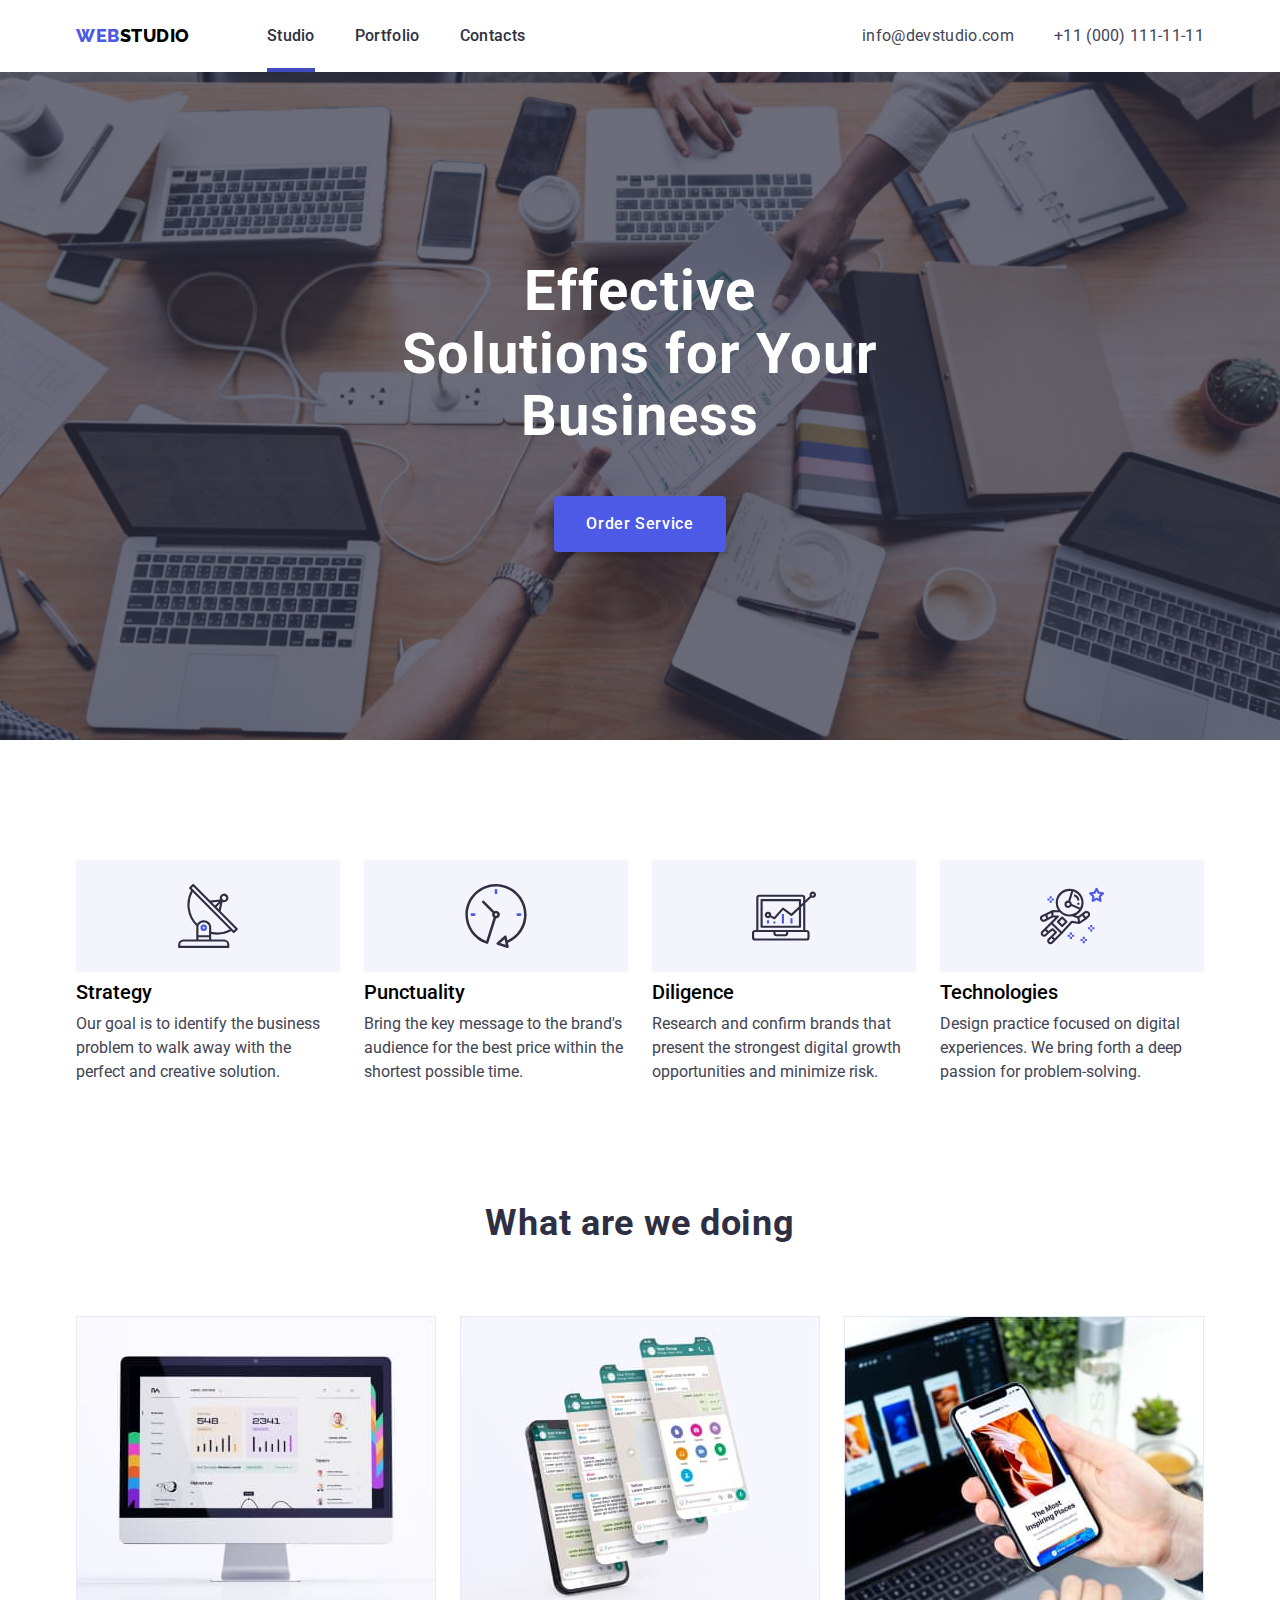
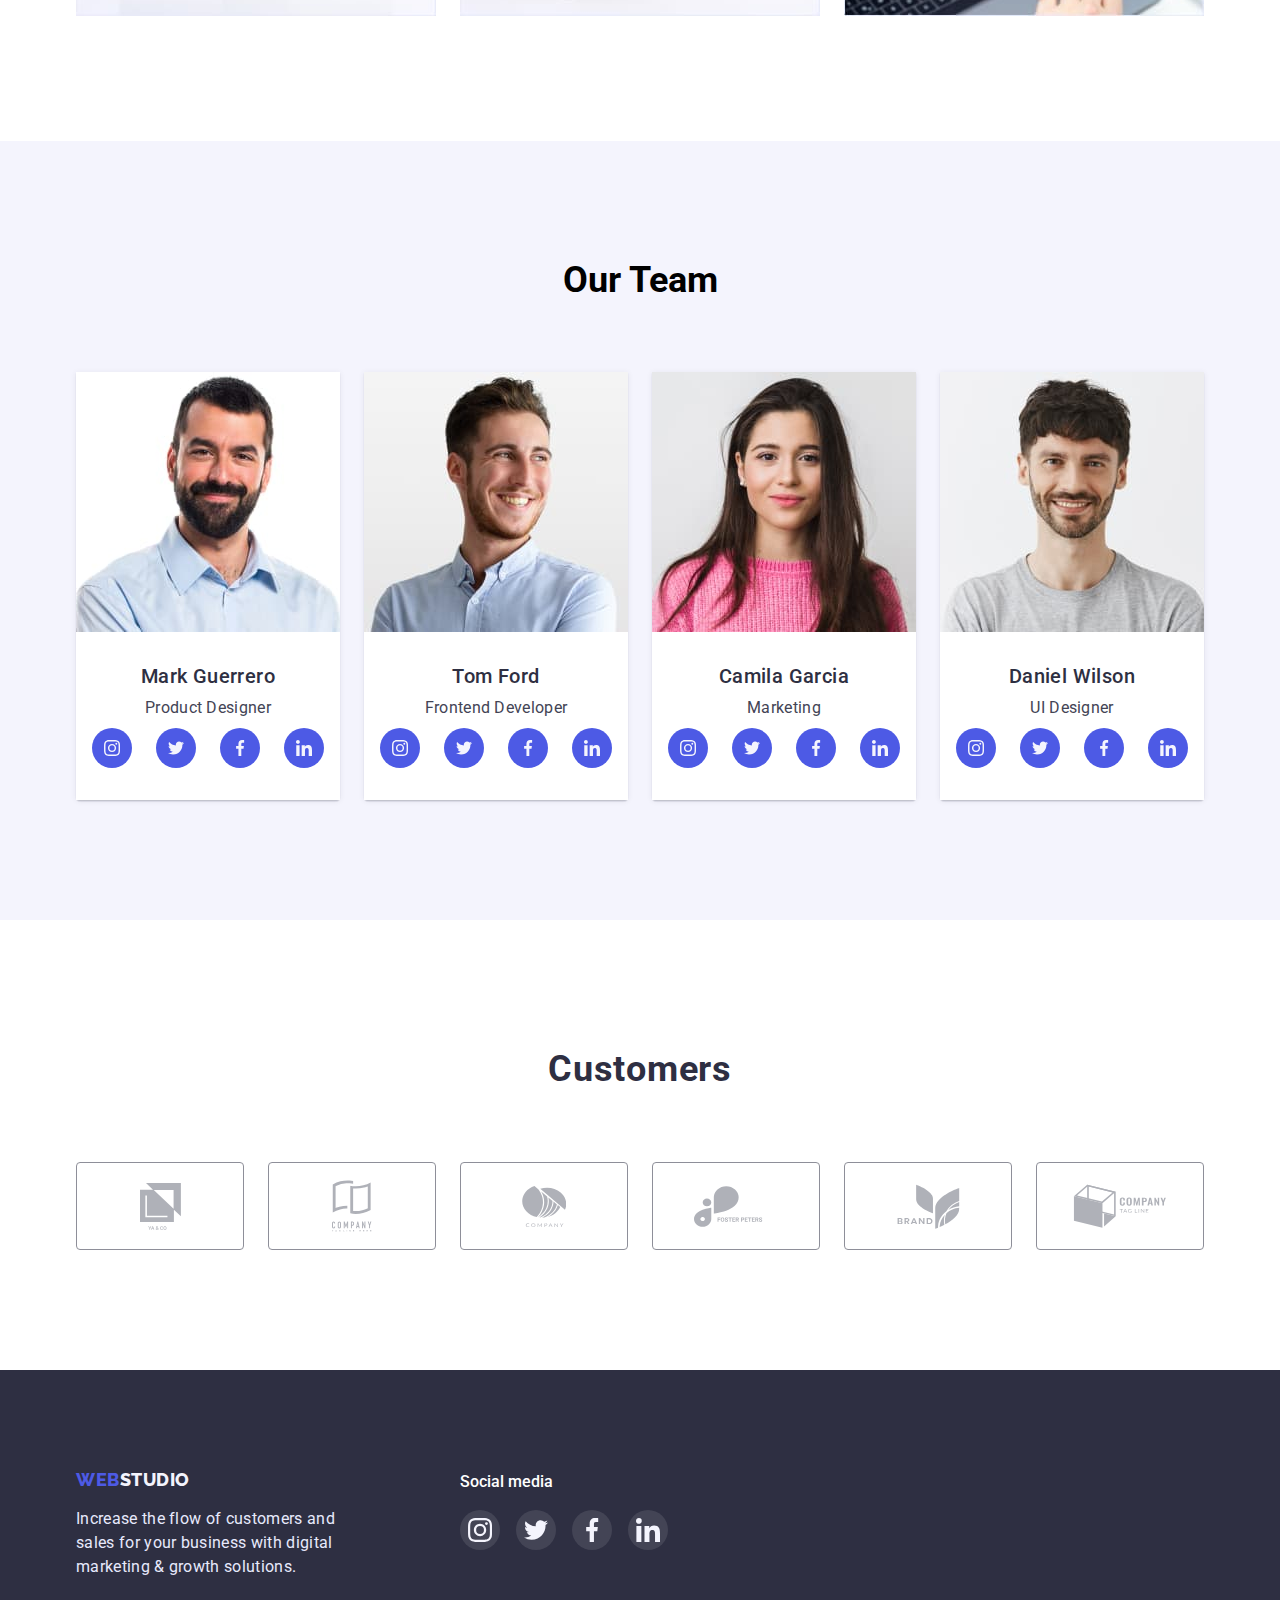
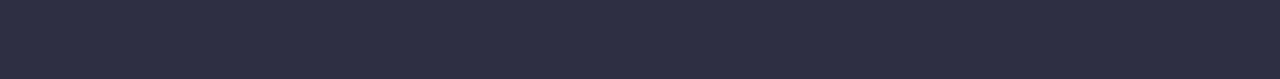
<file: index.html>
<!DOCTYPE html>
<html lang="en">
  <head>
    <meta charset="UTF-8" />
    <meta http-equiv="X-UA-Compatible" content="IE=edge" />
    <meta name="viewport" content="width=device-width, initial-scale=1.0" />
    <link
      rel="stylesheet"
      href="https://cdnjs.cloudflare.com/ajax/libs/modern-normalize/1.1.0/modern-normalize.css"
      integrity="sha512-Y0MM+V6ymRKN2zStTqzQ227DWhhp4Mzdo6gnlRnuaNCbc+YN/ZH0sBCLTM4M0oSy9c9VKiCvd4Jk44aCLrNS5Q=="
      crossorigin="anonymous"
      referrerpolicy="no-referrer"
    />
    <link rel="preconnect" href="https://fonts.googleapis.com" />
    <link rel="preconnect" href="https://fonts.gstatic.com" crossorigin />
    <link
      href="https://fonts.googleapis.com/css2?family=Raleway:wght@800&family=Roboto:wght@400;500;700&display=swap"
      rel="stylesheet"
    />
    <link href="./css/styles.css" rel="stylesheet" />
  </head>
  <body>
    <header class="header">
      <nav class="header-nav container main-nav">
        <a href="/" class="logo header-logo"
          ><span class="logo-web">Web</span>Studio</a
        >
        <ul class="header-menu-items list">
          <li class="header-menu-item">
            <a href="" class="header-menu-link menu-active-color menu-link-botttom-border-active">Studio</a>
          </li>
          <li class="header-menu-item">
            <a href="./portfolio.html" class="header-menu-link menu-active-color menu-link-botttom-border">Portfolio</a>
          </li>
          <li class="header-menu-item">
            <a href="" class="header-menu-link menu-active-color menu-link-botttom-border">Contacts</a>
          </li>
        </ul>
        <address class="header-addres-nav">
          <ul class="header-address-items list">
            <li class="header-addres-item list">
              <a class="header-addres-link menu-active-color" href="mailto:info@devstudio.com"
                >info@devstudio.com</a
              >
            </li>
            <li class="header-addres-item list">
              <a class="header-addres-link menu-active-color" href="tel:+110001111111"
                >+11 (000) 111-11-11</a
              >
            </li>
          </ul>
        </address>
      </nav>
    </header>
    <main class="main">
      <section class="effective-solution-section">
        <div class="container">
          <h1 class="effective-solution-section-title title">
            Effective Solutions for Your Business
          </h1>
          <button type="button" class="effective-solution-button" data-modal-open>
            Order Service
          </button>
        </div>
      </section>
      <section class="our-features-section">
        <div class="container">
          <!-- <h2 class="our-features-section--title title">Our Features</h2> -->
          <ul class="our-features-section-items list">
            <li class="our-fetures-item">
              <div class="features-icon-fun">
                <svg class="features-icon">
                  <use href="./images/spirte.svg#icon-antenna"></use>
                </svg>
              </div>
              <h3 class="our-features-item-title title">Strategy</h3>
              <p class="our-features-item-p">
                Our goal is to identify the business problem to walk away with
                the perfect and creative solution.
              </p>
            </li>
            <li class="our-fetures-item">
              <div class="features-icon-fun">
                <svg class="features-icon">
                  <use href="./images/spirte.svg#icon-clock"></use>
                </svg>
              </div>
              <h3 class="our-features-item-title title">Punctuality</h3>
              <p class="our-features-item-p">
                Bring the key message to the brand's audience for the best price
                within the shortest possible time.
              </p>
            </li>
            <li class="our-fetures-item">
              <div class="features-icon-fun">
                <svg class="features-icon">
                  <use href="./images/spirte.svg#icon-diagram"></use>
                </svg>
              </div>
              <h3 class="our-features-item-title title">Diligence</h3>
              <p class="our-features-item-p">
                Research and confirm brands that present the strongest digital
                growth opportunities and minimize risk.
              </p>
            </li>
            <li class="our-fetures-item">
              <div class="features-icon-fun">
                <svg class="features-icon">
                  <use href="./images/spirte.svg#icon-astronaut"></use>
                </svg>
              </div>
              <h3 class="our-features-item-title title">Technologies</h3>
              <p class="our-features-item-p">
                Design practice focused on digital experiences. We bring forth a
                deep passion for problem-solving.
              </p>
            </li>
          </ul>
        </div>
      </section>
      <section class="what-are-we-doing-section">
        <div class="container">
          <h2 class="what-are--title title">What are we doing</h2>
          <ul class="what-are-items list">
            <li class="what-are-item">
              <img src="./images/PC.jpg" width="360" alt="Computer" />
            </li>
            <li class="what-are-item">
              <img src="./images/phone.jpg" width="360" alt="phone" />
            </li>
            <li class="what-are-item">
              <img
                src="./images/phone-and-pc.jpg"
                width="360"
                alt="phone-and-pc"
              />
            </li>
          </ul>
        </div>
      </section>

      <section class="our-team-section">
        <div class="container">
          <h2 class="our-team-section-title title">Our Team</h2>
          <ul class="our-team-section-items list">
            <li class="our-team-section-item">
              <img
                class="our-team-section-img"
                src="./images/mark.jpg"
                width="264"
                alt="mark"
              />
              <div class="our-team-cart-txt">
                <h3 class="our-team-section-items-title title">
                  Mark Guerrero
                </h3>
                <p class="our-team-section-items-p">Product Designer</p>
                <ul class="social-list list">
                  <li class="social-list-item">
                    <a href="" class="social-contact">
                      <svg class="link-social-contact">
                        <use
                          href="./images/spirte.svg#icon-instagram"
                        ></use>
                      </svg>
                    </a>
                  </li>
                  <li class="social-list-item">
                    <a href="" class="social-contact">
                      <svg class="link-social-contact">
                        <use
                          href="./images/spirte.svg#icon-twitter"
                        ></use>
                      </svg>
                    </a>
                  </li>
                  <li class="social-list-item">
                    <a href="" class="social-contact">
                      <svg class="link-social-contact">
                        <use
                          href="./images/spirte.svg#icon-facebook"
                        ></use>
                      </svg>
                    </a>
                  </li>
                  <li class="social-list-item">
                    <a href="" class="social-contact">
                      <svg class="link-social-contact">
                        <use
                          href="./images/spirte.svg#icon-linkedin"
                        ></use>
                      </svg>
                    </a>
                  </li>
                </ul>
              </div>
            </li>
            <li class="our-team-section-item">
              <img
                class="our-team-section-img"
                src="./images/tom.jpg"
                width="264"
                alt="Tom"
              />
              <div class="our-team-cart-txt">
                <h3 class="our-team-section-items-title title">Tom Ford</h3>
                <p class="our-team-section-items-p">Frontend Developer</p>
                <ul class="social-list list">
                  <li class="social-list-item">
                    <a href="" class="social-contact">
                      <svg class="link-social-contact">
                        <use
                          href="./images/spirte.svg#icon-instagram"
                        ></use>
                      </svg>
                    </a>
                  </li>
                  <li class="social-list-item">
                    <a href="" class="social-contact">
                      <svg class="link-social-contact">
                        <use
                          href="./images/spirte.svg#icon-twitter"
                        ></use>
                      </svg>
                    </a>
                  </li>
                  <li class="social-list-item">
                    <a href="" class="social-contact">
                      <svg class="link-social-contact">
                        <use
                          href="./images/spirte.svg#icon-facebook"
                        ></use>
                      </svg>
                    </a>
                  </li>
                  <li class="social-list-item">
                    <a href="" class="social-contact">
                      <svg class="link-social-contact">
                        <use
                          href="./images/spirte.svg#icon-linkedin"
                        ></use>
                      </svg>
                    </a>
                  </li>
                </ul>
              </div>
            </li>
            <li class="our-team-section-item">
              <img
                class="our-team-section-img"
                src="./images/camila.jpg"
                width="264"
                alt="Camila"
              />
              <div class="our-team-cart-txt">
                <h3 class="our-team-section-items-title title">
                  Camila Garcia
                </h3>
                <p class="our-team-section-items-p">Marketing</p>
                <ul class="social-list list">
                  <li class="social-list-item">
                    <a href="" class="social-contact">
                      <svg class="link-social-contact">
                        <use
                          href="./images/spirte.svg#icon-instagram"
                        ></use>
                      </svg>
                    </a>
                  </li>
                  <li class="social-list-item">
                    <a href="" class="social-contact">
                      <svg class="link-social-contact">
                        <use
                          href="./images/spirte.svg#icon-twitter"
                        ></use>
                      </svg>
                    </a>
                  </li>
                  <li class="social-list-item">
                    <a href="" class="social-contact">
                      <svg class="link-social-contact">
                        <use
                          href="./images/spirte.svg#icon-facebook"
                        ></use>
                      </svg>
                    </a>
                  </li>
                  <li class="social-list-item">
                    <a href="" class="social-contact">
                      <svg class="link-social-contact">
                        <use
                          href="./images/spirte.svg#icon-linkedin"
                        ></use>
                      </svg>
                    </a>
                  </li>
                </ul>
              </div>
            </li>
            <li class="our-team-section-item">
              <img
                class="our-team-section-img"
                src="./images/daniel.jpg"
                width="264"
                alt="Daniel"
              />
              <div class="our-team-cart-txt list">
                <h3 class="our-team-section-items-title title">
                  Daniel Wilson
                </h3>
                <p class="our-team-section-items-p">UI Designer</p>
                <ul class="social-list list">
                  <li class="social-list-item">
                    <a href="" class="social-contact">
                      <svg class="link-social-contact">
                        <use
                          href="./images/spirte.svg#icon-instagram"
                        ></use>
                      </svg>
                    </a>
                  </li>
                  <li class="social-list-item">
                    <a href="" class="social-contact">
                      <svg class="link-social-contact">
                        <use
                          href="./images/spirte.svg#icon-twitter"
                        ></use>
                      </svg>
                    </a>
                  </li>
                  <li class="social-list-item">
                    <a href="" class="social-contact">
                      <svg class="link-social-contact">
                        <use
                          href="./images/spirte.svg#icon-facebook"
                        ></use>
                      </svg>
                    </a>
                  </li>
                  <li class="social-list-item">
                    <a href="" class="social-contact">
                      <svg class="link-social-contact">
                        <use
                          href="./images/spirte.svg#icon-linkedin"
                        ></use>
                      </svg>
                    </a>
                  </li>
                </ul>
              </div>
            </li>
          </ul>
        </div>
      </section>
      <section class="cutomers-section">
        <div class="container">
          <h1 class="customers-title">Customers</h1>
          <ul class="company-list list">
            <li class="company-item">
              <a href="" class="company-link-item">
                <svg class="company-icon-ya-co company-icon-color">
                  <use
                    href="./images/spirte.svg#icon-ya-co"
                  ></use>
                </svg>
              </a>
            </li>
            <li class="company-item">
              <a href="" class="company-link-item">
                <svg class="company-icon-fagiine-here company-icon-color">
                  <use
                    href="./images/spirte.svg#icon-fagiine-here"
                  ></use>
                </svg>
              </a>
            </li>
            
          <li class="company-item">
            <a href="" class="company-link-item">
              <svg class="company-icon-cmp company-icon-color">
                <use
                  href="./images/spirte.svg#icon-company"
                ></use>
              </svg>
            </a>
          </li>
          <li class="company-item">
            <a href="" class="company-link-item">
              <svg class="company-link-foseter-peters company-icon-color">
                <use
                  href="./images/spirte.svg#icon-foster-peters"
                ></use>
              </svg>
            </a>
          </li>
          <li class="company-item">
            <a href="" class="company-link-item">
              <svg class="company-icon-brand company-icon-color">
                <use
                  href="./images/spirte.svg#icon-brand"
                ></use>
              </svg>
            </a>
          </li>
          <li class="company-item">
            <a href="" class="company-link-item">
              <svg class="company-icon-teg-line company-icon-color">
                <use
                  href="./images/spirte.svg#icon-tag-line"
                ></use>
              </svg>
            </a>
          </li>
          </ul>
        </div>
      </section>
    </main>
    <footer class="footer">
      <div class="container footer-flex">
<div>
        <a href="./index.html" class="logo footer-logo"
          ><span class="logo-web">Web</span>Studio</a
        >
        <p class="footer-p">
          Increase the flow of customers and sales for your business with
          digital marketing & growth solutions.
        </p>
      </div>
      <div>
        <h2 class="footer-socual--title">Social media</h2>
        <ul class="social-list--footer list">
          <li class="social-list-item">
            <a href="" class="social-contact-footer">
              <svg class="link-social-contact-footer">
                <use
                  href="./images/spirte.svg#icon-instagram"
                ></use>
              </svg>
            </a>
          </li>
          <li class="social-list-item">
            <a href="" class="social-contact-footer">
              <svg class="link-social-contact-footer">
                <use
                  href="./images/spirte.svg#icon-twitter"
                ></use>
              </svg>
            </a>
          </li>
          <li class="social-list-item">
            <a href="" class="social-contact-footer">
              <svg class="link-social-contact-footer">
                <use
                  href="./images/spirte.svg#icon-facebook"
                ></use>
              </svg>
            </a>
          </li>
          <li class="social-list-item">
            <a href="" class="social-contact-footer">
              <svg class="link-social-contact-footer">
                <use
                  href="./images/spirte.svg#icon-linkedin"
                ></use>
              </svg>
            </a>
          </li>
        </ul>
      </div>
    </div>
    </footer>
    <div class="bachdrop is-hidden" data-modal>
      <div class="modal">
        <button class="btn-modal-close" data-modal-close>
            <svg class="close-btn">
            <use
            href="./images/spirte.svg#icon-Vector"
            ></use>
            </svg>

        </button>
      </div>
    </div>
    <script src="./js/modal.js"></script>
  </body>
</html>
</file>
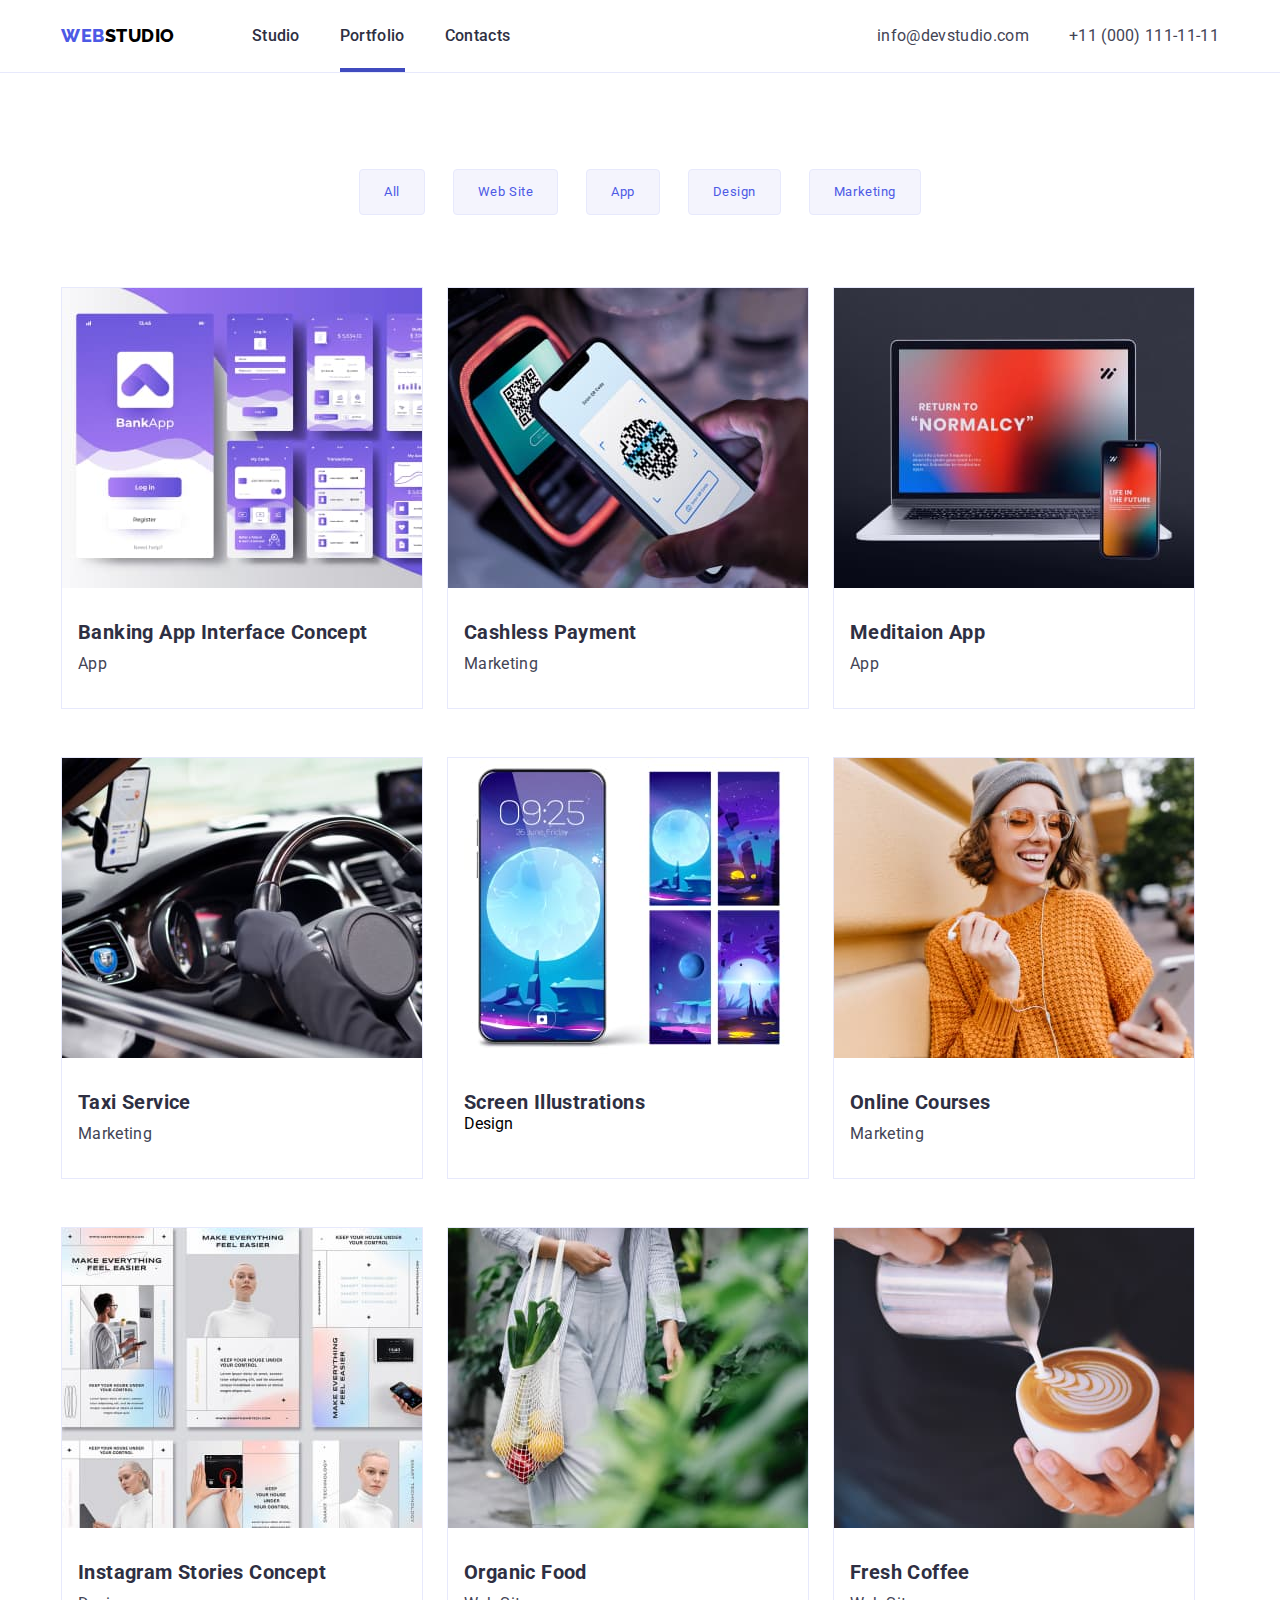
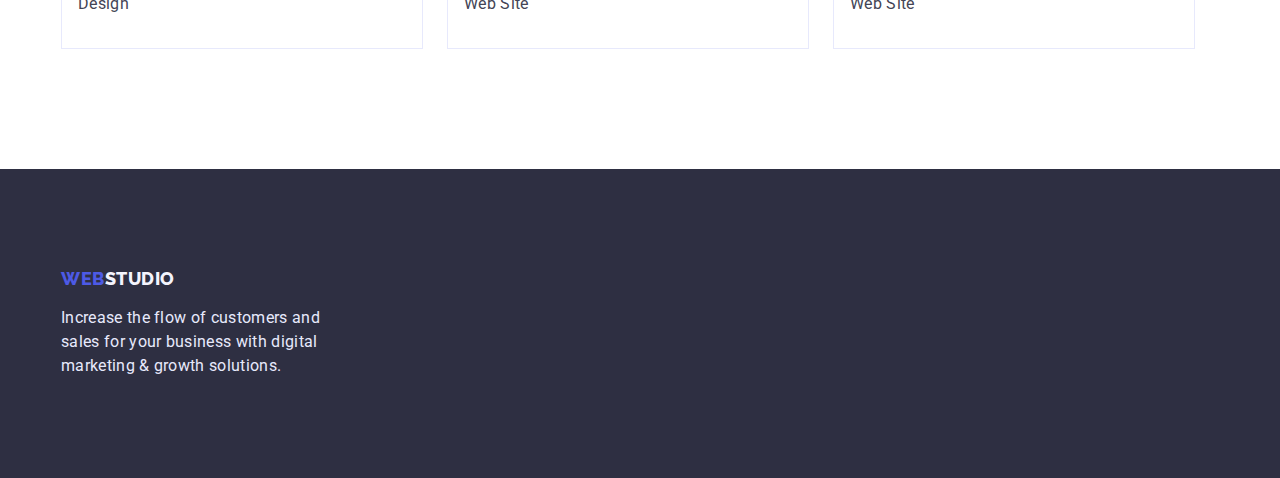
<file: portfolio.html>
<!DOCTYPE html>
<html lang="en">
  <head>
    <meta charset="UTF-8" />
    <meta http-equiv="X-UA-Compatible" content="IE=edge" />
    <meta name="viewport" content="width=device-width, initial-scale=1.0" />
    <title>Portfolio</title>
    <link
      rel="stylesheet"
      href="https://cdnjs.cloudflare.com/ajax/libs/modern-normalize/1.1.0/modern-normalize.min.css"
      integrity="sha512-wpPYUAdjBVSE4KJnH1VR1HeZfpl1ub8YT/NKx4PuQ5NmX2tKuGu6U/JRp5y+Y8XG2tV+wKQpNHVUX03MfMFn9Q=="
      crossorigin="anonymous"
      referrerpolicy="no-referrer"
    />
    <link rel="preconnect" href="https://fonts.googleapis.com" />
    <link rel="preconnect" href="https://fonts.gstatic.com" crossorigin />
    <link
      href="https://fonts.googleapis.com/css2?family=Raleway:wght@800&family=Roboto:wght@400;500;700&display=swap"
      rel="stylesheet"
    />

    <link href="./css/styles.css" rel="stylesheet" />
  </head>
  <body>
    <header class="header menu-portfolio">
      <nav class="header-nav container main-nav">
        <a href="/" class="logo header-logo"
          ><span class="logo-web">Web</span>Studio</a
        >
        <ul class="header-menu-items list">
          <li class="header-menu-item">
            <a href="./index.html" class="header-menu-link menu-active-color menu-link-botttom-border"
              >Studio</a
            >
          </li>
          <li class="header-menu-item">
            <a
              href="./portfolio.html"
              class="header-menu-link menu-active-color menu-link-botttom-border-active"
              >Portfolio</a
            >
          </li>
          <li class="header-menu-item">
            <a href="" class="header-menu-link menu-active-color menu-link-botttom-border">Contacts</a>
          </li>
        </ul>
        <address class="header-addres-nav">
          <ul class="header-address-items list">
            <li class="header-addres-item list">
              <a
                class="header-addres-link menu-active-color"
                href="mailto:info@devstudio.com"
                >info@devstudio.com</a
              >
            </li>
            <li class="header-addres-item list">
              <a
                class="header-addres-link menu-active-color"
                href="tel:+110001111111"
                >+11 (000) 111-11-11</a
              >
            </li>
          </ul>
        </address>
      </nav>
    </header>
    <main>
      <section class="filter-section">
        <div class="container">
          <ul class="filer-items list">
            <li class="filter-item-li">
              <button class="filter-item">All</button>
            </li>
            <li class="filter-item-li">
              <button class="filter-item">Web Site</button>
            </li>
            <li class="filter-item-li">
              <button class="filter-item">App</button>
            </li>
            <li class="filter-item-li">
              <button class="filter-item">Design</button>
            </li>
            <li class="filter-item-li">
              <button class="filter-item">Marketing</button>
            </li>
          </ul>
          <ul class="cards-content-items list">
            <ul class="cards-content-item list">
              <li class="cards-cart-item">
                <div class="cards-item-img">
                  <img
                    class="portfolio-img--block-fix"
                    src="./images/bankapp .jpg"
                    alt="Banking App Interface Concept"
                  />
                  <div class="product-overlay">
                  <p class="card-item-img-paragraf">
                    14 Stylish and User-Friendly App Design Concepts · Task
                    Manager App · Calorie Tracker App · Exotic Fruit Ecommerce
                    App · Cloud Storage App
                  </p>
                  </div>
                </div>
                <div class="cards-content-under">
                  <h3 class="cards-cont-title">
                    Banking App Interface Concept
                  </h3>
                  <p class="cards-cont-p">App</p>
                </div>
              </li>
              <li class="cards-cart-item">
                <div class="cards-item-img">
                  <img
                    class="portfolio-img--block-fix"
                    src="./images/phoneqar.jpg"
                    alt="phone and quar code"
                  />
                   <div class="product-overlay">
                  <p class="card-item-img-paragraf">
                    14 Stylish and User-Friendly App Design Concepts · Task
                    Manager App · Calorie Tracker App · Exotic Fruit Ecommerce
                    App · Cloud Storage App
                  </p>
                   </div>
                </div>
                <div class="cards-content-under">
                  <h3 class="cards-cont-title">Cashless Payment</h3>
                  <p class="cards-cont-p">Marketing</p>
                </div>
              </li>
              <li class="cards-cart-item">
                <div class="cards-item-img">
                  <img
                    class="portfolio-img--block-fix"
                    src="./images/laptop-and-phone .jpg"
                    alt="laptop and phone"
                  />
                   <div class="product-overlay">
                  <p class="card-item-img-paragraf">
                    14 Stylish and User-Friendly App Design Concepts · Task
                    Manager App · Calorie Tracker App · Exotic Fruit Ecommerce
                    App · Cloud Storage App
                  </p>
                   </div>
                </div>
                <div class="cards-content-under">
                  <h3 class="cards-cont-title">Meditaion App</h3>
                  <p class="cards-cont-p">App</p>
                </div>
              </li>
            </ul>
            <ul class="cards-content-item list">
              <li class="cards-cart-item">
                <div class="cards-item-img">
                  <img
                    class="portfolio-img--block-fix"
                    src="./images/car-and-phone .jpg"
                    alt="car"
                  />
                  <div class="product-overlay">
                  <p class="card-item-img-paragraf">
                    14 Stylish and User-Friendly App Design Concepts · Task
                    Manager App · Calorie Tracker App · Exotic Fruit Ecommerce
                    App · Cloud Storage App
                  </p>
                  </div>
                </div>
                <div class="cards-content-under">
                  <h3 class="cards-cont-title">Taxi Service</h3>
                  <p class="cards-cont-p">Marketing</p>
                </div>
              </li>
              <li class="cards-cart-item">
                <div class="cards-item-img">
                  <img
                    class="portfolio-img--block-fix"
                    src="./images/phone-screen-moon .jpg"
                    alt="phone screen moon"
                  />
                  <div class="product-overlay">
                  <p class="card-item-img-paragraf">
                    14 Stylish and User-Friendly App Design Concepts · Task
                    Manager App · Calorie Tracker App · Exotic Fruit Ecommerce
                    App · Cloud Storage App
                  </p>
                  </div>
                </div>
                <div class="cards-content-under">
                  <h3 class="cards-cont-title">Screen Illustrations</h3>
                  <p>Design</p>
                </div>
              </li>
              <li class="cards-cart-item">
                <div class="cards-item-img">
                  <img
                    class="portfolio-img--block-fix"
                    src="./images/girl-listen-music .jpg"
                    alt="girl listen music"
                  />
                  <div class="product-overlay">
                  <p class="card-item-img-paragraf">
                    14 Stylish and User-Friendly App Design Concepts · Task
                    Manager App · Calorie Tracker App · Exotic Fruit Ecommerce
                    App · Cloud Storage App
                  </p>
                  </div>
                </div>
                <div class="cards-content-under">
                  <h3 class="cards-cont-title">Online Courses</h3>
                  <p class="cards-cont-p">Marketing</p>
                </div>
              </li>
            </ul>
            <ul class="cards-content-item list">
              <li class="cards-cart-item">
                <div class="cards-item-img">
                  <img
                    class="portfolio-img--block-fix"
                    src="./images/inst-stories .jpg"
                    alt="stories instagram"
                  />
                  <div class="product-overlay">
                  <p class="card-item-img-paragraf">
                    14 Stylish and User-Friendly App Design Concepts · Task
                    Manager App · Calorie Tracker App · Exotic Fruit Ecommerce
                    App · Cloud Storage App
                  </p>
                  </div>
                </div>
                <div class="cards-content-under">
                  <h3 class="cards-cont-title">Instagram Stories Concept</h3>
                  <p class="cards-cont-p">Design</p>
                </div>
              </li>

              <li class="cards-cart-item">
                <div class="cards-item-img">
                  <img
                    class="portfolio-img--block-fix"
                    src="./images/fruit .jpg"
                    alt="fructs"
                  />
                  <div class="product-overlay">
                  <p class="card-item-img-paragraf">
                    14 Stylish and User-Friendly App Design Concepts · Task
                    Manager App · Calorie Tracker App · Exotic Fruit Ecommerce
                    App · Cloud Storage App
                  </p>
                  </div>
                </div>
                <div class="cards-content-under">
                  <h3 class="cards-cont-title">Organic Food</h3>
                  <p class="cards-cont-p">Web Site</p>
                </div>
              </li>

              <li class="cards-cart-item">
                <div class="cards-item-img">
                  <img
                    class="portfolio-img--block-fix"
                    src="./images/coffe .jpg"
                    alt="coffe"
                  />
                  <div class="product-overlay">
                  <p class="card-item-img-paragraf">
                    14 Stylish and User-Friendly App Design Concepts · Task
                    Manager App · Calorie Tracker App · Exotic Fruit Ecommerce
                    App · Cloud Storage App
                  </p>
                  </div>
                </div>
                <div class="cards-content-under">
                  <h3 class="cards-cont-title">Fresh Coffee</h3>
                  <p class="cards-cont-p">Web Site</p>
                </div>
              </li>
            </ul>
          </ul>
        </div>
      </section>
    </main>
    <footer class="footer">
      <div class="container">
        <a href="./index.html" class="logo footer-logo"
          ><span class="logo-web">Web</span>Studio</a
        >
        <p class="footer-p">
          Increase the flow of customers and sales for your business with
          digital marketing & growth solutions.
        </p>
      </div>
    </footer>
  </body>
</html>
</file>
<file: css/styles.css>
body{
    font-family: 'Roboto';
    font-size: 16px;
    color: black;
    margin: 0;
    padding: 0;
}
h1,h2,h3,h4,h5,h6,p{
    margin-top: 0;
    margin-bottom: 0;
}
.container{
    width: 1158px;
    padding-left: 15px;
    padding-right: 15px;
  
    margin-left: auto;
    margin-right: auto;
}
.list{
    margin: 0px;
    padding: 0px;
    list-style-type: none;
}
.title{
    font-family: 'Roboto';
    font-style: normal;
}
:root {
    --logo-web-color: #4D5AE5;
    --header-menu-link: #2E2F42;
    --header-menu-addres: #434455;
    --title-def-color: #2E2F42;
    --cubic-bazire-deffault:cubic-bezier(0.4, 0, 0.2, 1);
}
.logo{
    text-decoration:none;
    font-family: 'Raleway';
    font-weight: 800;
    font-size: 18px;
    line-height: 1.16;
    letter-spacing: 0.03em;
    text-transform: uppercase;
    color:black;
}

.header-logo{
    margin-right: 77px;
}
.logo-web{
    color: var(--logo-web-color);
}
.header-menu-items , .header-address-items ,
 .our-features-section-items, .what-are-items,
 .our-team-section-items,.filer-items ,
 .cards-content-item{
    list-style-type: none;
} 

.header-menu-items{
    display: flex;
}

.header-menu-link{
    position: relative;
    font-weight: 500;
    letter-spacing: 0.02em;
    color: var(--header-menu-link);
     text-decoration:none;
    font-family: 'Roboto';
     font-style: normal;
     line-height: 1.5;
     padding-top: 24px;
    padding-bottom: 24px;
    display: block;
}
.menu-link-botttom-border::after{
    position: absolute;
    left: 0;
    bottom:  0;

    content:'';
    display: block;
    width: 100%;
    height: 4px;
    background-color:rgba(64, 75, 191, 1);
    opacity: 0;
    transition: opacity 250ms var(--cubic-bazire-deffault);
}
.menu-link-botttom-border-active::after{
    position: absolute;
    left: 0;
    bottom:  0;

    content:'';
    display: block;
    width: 100%;
    height: 4px;
    background-color:rgba(64, 75, 191, 1);
   
}
.menu-link-botttom-border:is(:hover,:focus)::after{
    opacity: 1;
}
.menu-active-color{
    color:rgba(46, 47, 66, 1);
    transition: color 250ms var( --cubic-bazire-deffault);
}
.menu-active-color:hover,
.menu-active-color:focus{
    color:rgba(64, 75, 191, 1);
}
.main-nav{
    display: flex;
    align-items: center;
}

.header-menu-items .header-menu-item + .header-menu-item {
    margin-left: 40px;
}
.header-addres-link{
    letter-spacing: 0.02em;
    color: var( --header-menu-addres);
    text-decoration:none;
    font-family: 'Roboto';
     font-style: normal;
     line-height: 1.5;
     font-weight: 400;
    }
.header-address-items .header-addres-item + .header-addres-item{
    margin-left: 40px;
}
.header-address-items{
    display: flex;
}
.header-addres-nav {
    margin-left: auto;
}
.effective-solution-section{
    text-align: center;
    background-image:
    linear-gradient(to right,  
      rgba(46, 47, 66, 0.7),
      rgba(46, 47, 66, 0.7)),
    url(../images/people-office.jpg);
    padding-top: 188px;
    padding-bottom: 188px;
    background-repeat: no-repeat;
    background-size: cover;
    background-position:center;
}
.effective-solution-section-title{
    color:white;
    font-size: 56px;
    line-height: 1.12;
    margin-left: auto;
    margin-right: auto;
    max-width: 494px;
    font-weight: 700;
    letter-spacing: 0.019em;
}
.effective-solution-button{
    outline: none;
    border: 0;
    cursor: pointer;
    font-family: 'Roboto';
    font-weight: 500;
    background:  var(--logo-web-color);
    box-shadow: 0px 4px 4px rgba(0, 0, 0, 0.15);
    padding: 16px 32px;
    border-radius: 4px;
    color:white;
    letter-spacing: 0.04em;
    line-height: 1.5;
    margin-top: 48px;
    transition: background 250ms var(--cubic-bazire-deffault);
}
.effective-solution-button:hover,
.effective-solution-button:focus{
    background-color:rgba(64, 75, 191, 1);
}
.our-team-section-title{
    font-weight: 700;
    font-size: 36px;
    line-height: 1.11;
    text-align: center;
    margin-bottom: 72px;
}
.our-features-section-items{
    display: flex;
}

.our-features-section{
    padding-top: 120px;
}

.our-fetures-item{
    width: calc((100% - 72px)/4);
    margin-right: 24px;
}
.our-fetures-item:nth-child(4n){
    margin-right: 0;
}
.our-features-item-title{
    margin-top: 8px;
    margin-bottom: 8px;
    font-weight: 500;
    font-size: 20px;
    line-height: 1.2;
}
.our-features-item-p{
    font-family: 'Roboto';
    font-style: normal;
    font-weight: 400;
    line-height: 1.5;
    
    color: #434455;
}

.our-features-section--title{
    margin-bottom: 120px;
    font-size: 20px;
    line-height: 1.2;
    letter-spacing: 0.02em;
    color: var(--title-def-color);
}
.what-are--title{
    text-align: center;
    margin-bottom: 72px;
    font-size: 36px;
    line-height: 1.11;
    letter-spacing: 0.02em;
    color: var(--title-def-color);
}
.what-are-items{
    display: flex;
}
.what-are-item{
    width: calc((100% - 48px)/3);
    margin-right: 24px;
}

.what-are-item:nth-child(3n){
    margin-right: 0;
}
.our-team-section-items-title{
    font-weight: 500;
    font-size: 20px;
    line-height: 1.2;
    letter-spacing: 0.02em;
    color: var(--title-def-color);
}
.our-team-cart-txt{
    text-align: center;
    padding: 32px 16px 32px 16px;
    background-color:#FFFFFF;
}
.our-team-section-item{
    width: calc((100% - 72px)/4);
    margin-right: 24px;
    box-shadow: 0px 1px 6px rgba(46, 47, 66, 0.08), 0px 1px 1px rgba(46, 47, 66, 0.16), 0px 2px 1px rgba(46, 47, 66, 0.08);
    border-radius: 0px 0px 4px 4px;
}
.our-team-section-item:nth-child(4n){
    margin-right: 0;
}
.our-team-section-img{
    display: block;
    width: 100%;
}
.what-are-we-doing-section {
    padding-bottom: 120px;
    padding-top: 120px;
}
.our-team-section-items{
    display: flex;
}

.our-team-section{
    background:#F4F4FD;
    padding-top: 120px;
    padding-bottom: 120px;
}
.our-team-section-items-p{
    letter-spacing: 0.02em;
    color: #434455;
    margin-top: 8px;
    font-weight: 400;
    line-height: 1.5;
}
.footer{
    background-color:var(--title-def-color);
    padding-top: 100px;
    padding-bottom: 100px;
}
.footer-p{
    letter-spacing: 0.02em;
    color: #E7E9FC;
    margin-top: 16px;
    max-width: 264px;
    line-height: 1.5;
    font-weight: 400;
}
.filter-item:hover,
.filter-item:focus{
    background: #404BBF;
    box-shadow: 0px 3px 1px rgba(0, 0, 0, 0.1), 0px 2px 1px rgba(0, 0, 0, 0.08), 0px 2px 2px rgba(0, 0, 0, 0.12);
    color: #FFFFFF;
}
.filter-item{
    font-family: 'Roboto';
    background: #F4F4FD;
    border: 1px solid #E7E9FC;
    border-radius: 4px;
    padding: 12px 24px;
    letter-spacing: 0.04em;
    color:  var(--logo-web-color);
    line-height: 1.5;
    cursor: pointer;
    transition: color 250ms var(--cubic-bazire-deffault),
    background 250ms var(--cubic-bazire-deffault);
}
.cards-cont-title{
    font-size: 20px;
    line-height: 24px;
    letter-spacing: 0.02em;
    color: var(--title-def-color);
}
.cards-cont-p{
    line-height: 24px;
    letter-spacing: 0.02em;
    color:#434455;
    margin-top: 8px;
}
.filter-section{
    padding-top: 96px;
    padding-bottom: 120px;
}
.filer-items{
    text-align: center;
    list-style: none;
    margin-bottom: 72px;
}
.filter-item-li{
    display: inline-block;
}
.filer-items .filter-item-li + .filter-item-li{
    margin-left: 24px;
}
.cards-content-item{
    margin-top: 48px;
    display: flex;
    width: calc((100% - 48px)/3);
}
.cards-content-items .cards-content-item:first-child{
    margin-top: 0;
}
.cards-cart-item{
    margin-right: 24px;
    display: inline-block;
    border: 1px solid #E7E9FC;
}
.product-overlay{
    position: absolute;
    top: 0;
    left: 0;
    width: 100%;
    height: 100%;
    background: #4D5AE5;
    background-blend-mode: soft-light;
    mix-blend-mode: normal;
    transform: translateY(100%);
    transition: transform 250ms var( --cubic-bazire-deffault);

}

.cards-cart-item:is(:hover,:focus)  .product-overlay{
    transform: translateY(0);
}
.portfolio-img--block-fix{
    display: block;
}
.card-item-img-paragraf{
    position: absolute;
    top: 40px;
    left: 32px;
    font-size: 16px;
    line-height: 1.5;
    max-width: 296px;
    letter-spacing: 0.02em;
    
    
    color: #F4F4FD;
    
}
.cards-item-img{
    position: relative;
    overflow: hidden;
}
.cards-cart-item:hover,
.cards-cart-item:focus{
box-shadow: 0px 1px 6px rgba(46, 47, 66, 0.08), 
0px 1px 1px rgba(46, 47, 66, 0.16), 0px 2px 1px
 rgba(46, 47, 66, 0.08);
}
.cards-cart-item:last-child{
    margin-right: 0;
}   
.cards-content-under{
    padding: 32px 16px;
}
.footer-logo{
   display: inline-block;
   color:#F4F4FD;
}
.menu-portfolio{
    border-bottom: 1px solid #E7E9FC;
}
.features-icon{
    width: 64px;
    height: 64px;    
}
.features-icon-fun{
    background-color:rgba(244, 244, 253, 1);
    border-radius:4px;
    height: 112px;
    display: flex;
    align-items: center;
  justify-content: center;
}
.social-list{
    display: flex;
}
.link-social-contact{
    width: 16px;
    height: 16px;

}
.link-social-contact-footer{
    width: 24px;
    height: 24px;
}
.social-contact-footer{
    width: 40px;
    height: 40px;
    background:rgba(255, 255, 255, 0.1);
    border-radius:50%;
    display: flex;
    align-items: center;
    justify-content: center;
    transition: background 250ms var(--cubic-bazire-deffault);
}
.social-contact-footer:hover,
.social-contact-footer:focus{
    background:rgba(49, 208, 170, 1);
}
.social-contact{
    width: 40px;
    height: 40px;
    background:#4D5AE5;
    border-radius:50%;
    display: flex;
    align-items: center;
    justify-content: center;
    transition: background 250ms var(--cubic-bazire-deffault);
}
.social-contact:hover,
.social-contact:focus{
    background:rgba(64, 75, 191, 1);
}
.social-list{
    margin-top: 8px;
    gap: 24px;
}
.cutomers-section{
    padding-top: 130px;
    padding-bottom: 120px;
}
.customers-title{
    font-weight: 700;
    font-size: 36px;
    line-height: 1.11;

    text-align: center;
    letter-spacing: 0.02em;
    text-transform: capitalize;
    
    
    color: #2E2F42;
}
.company-list{
    margin-top: 72px;
    display: flex;
    gap: 24px;
}

.company-link-item{
    border: 1px solid ;
    border-color:#8E8F99;
    border-radius: 4px;
    width: 168px;
    height: 88px;
    padding: 16px 32px;
    display: flex;
    align-items: center;
    justify-content: center;
    color:rgba(175, 177, 184, 1);
    transition: color 250ms var(--cubic-bazire-deffault),
    border-color 250ms var(--cubic-bazire-deffault);
}
.company-link-item:hover,
.company-link-item:focus{
    border-color:rgba(64, 75, 191, 1);
   color: rgba(64, 75, 191, 1);
}
.company-icon-cmp{
    width: 44px;
    height: 41px;
}
.company-icon-ya-co{
    width: 41px;
    height: 46.97px;
}
.company-icon-color{
    fill: currentColor;
}

.company-icon-fagiine-here{
    width: 40px;
    height: 52px;
}
.company-link-foseter-peters{
    width: 84px;
    height: 41px;
}
.company-icon-brand{
    width: 63px;
    height: 45px;
}
.company-icon-teg-line{
    width: 94px;
    height: 44px;
}
.footer-socual--title{
    font-weight: 500;
    font-size: 16px;
    line-height: 1.5;

    color: rgba(255, 255, 255, 1);
}
.social-list--footer{
    display: flex;
    gap: 16px;
    margin-top: 16px;
}
.footer-flex{
    display: flex;
    gap: 120px;
}
.bachdrop{
    position: fixed;
    top: 0;
    left: 0;
    background: rgba(46, 47, 66, 0.4);
    width: 100%;
    height: 100%;
}
.bachdrop.is-hidden{
    opacity: 0;
    pointer-events: none;
}
.modal{
    min-width: 408px;
    min-height: 576px;
    background: #FCFCFC;
    box-shadow: 0px 1px 1px rgba(0, 0, 0, 0.14), 0px 1px 3px rgba(0, 0, 0, 0.12), 0px 2px 1px rgba(0, 0, 0, 0.2);
    border-radius: 4px;
    position: absolute;
    top: 50%;
    left: 50%;
    transform: translate(-50%,-50%);
    padding: 24px;
}
.btn-modal-close{
    background: #E7E9FC;
    border: 1px solid rgba(0, 0, 0, 0.1);
    width: 24px;
    height: 24px;
    border-radius: 50%;
    cursor: pointer;
    display: flex;
    align-items: center;
    justify-content: center;
    position: absolute;
    top: 24px;
    right: 24px;
    transition: background 250ms var(--cubic-bazire-deffault);
}
.btn-modal-close:is(:hover,:focus){
    background: #404BBF;
}
.btn-modal-close:is(:hover,:focus)>.close-btn{
    fill: #FFFFFF;
}
.close-btn{
    width: 8px;
    height: 8px;
    fill: #000000;
    transition: fill 250ms var(--cubic-bazire-deffault);
}
</file>
